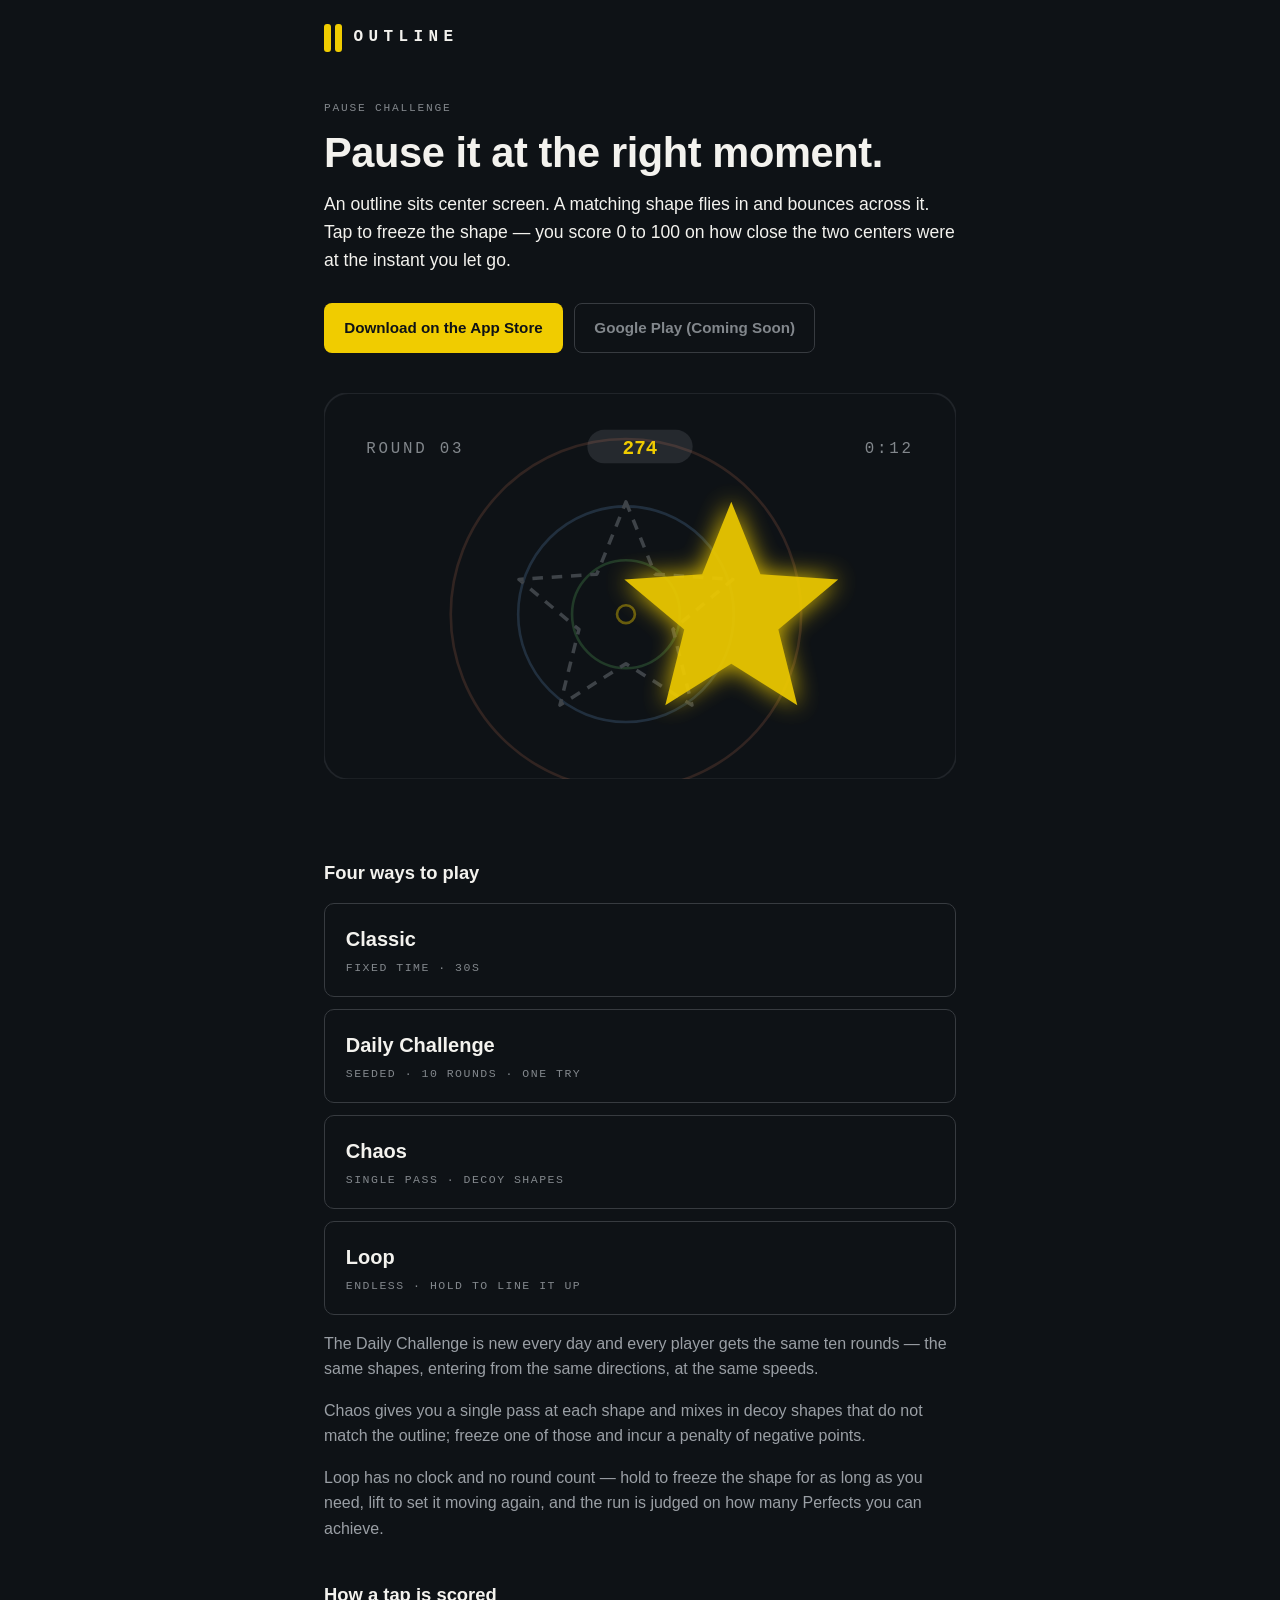
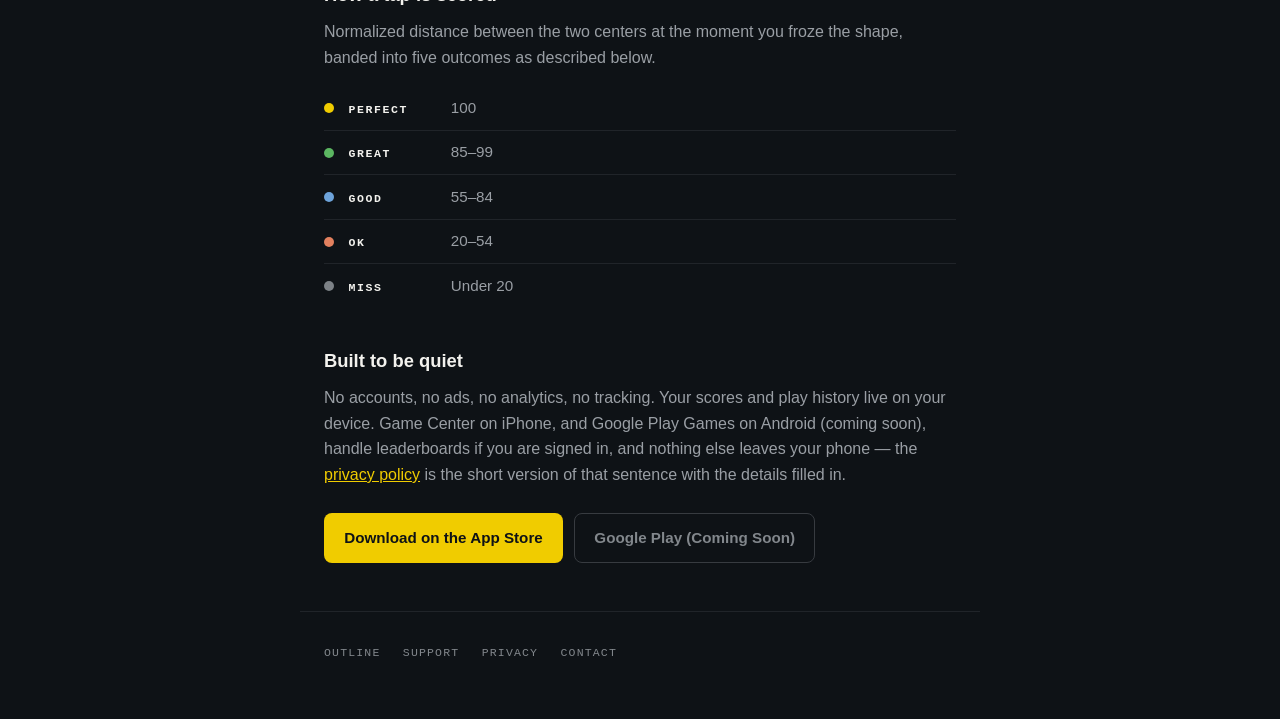
<file: index.html>
<!DOCTYPE html>
<html lang="en">
<head>
<meta charset="utf-8">
<meta name="viewport" content="width=device-width, initial-scale=1">
<title>Outline — a pause challenge for iPhone and Android</title>
<meta name="description" content="An outline sits center screen. A matching shape flies across it. Tap to freeze it at the moment of best alignment.">
<!-- The Smart App Banner, and the only way a web page can offer an App Clip:
     Safari renders it itself, and there is no link or button we could put in
     the page to do the same job. app-id stays alongside the clip's bundle id
     as the fallback — it is what anyone on an older system, or on a device
     where the clip cannot run, is offered instead. app-clip-display=card asks
     Safari for the full App Clip card rather than the thin banner, which is
     easy to miss; it is one tap to dismiss. Safari shows the clip half only
     because the clip is published and outline-game.pages.dev serves
     /.well-known/apple-app-site-association naming it. -->
<meta name="apple-itunes-app" content="app-id=6803614824, app-clip-bundle-id=com.jeffalcock.outline.Clip, app-clip-display=card">
<link rel="icon" href="assets/mark.svg">
<link rel="stylesheet" href="assets/site.css">
<style>
  /* No bottom padding: the stage is the last thing in here, and main's own
     top padding is the whole gap to the next section. */
  .hero { max-width: var(--page); margin: 0 auto; padding: 3rem 1.5rem 0; }
  .hero h1 { font-size: 2.6rem; }
  .hero .lead { margin-bottom: 1.8rem; max-width: none; }

  /* The download ask, in the hero and again at the foot of main. Flex rather
     than a bare block so the button sizes to its text without picking up
     stray whitespace below it. */
  .cta { display: flex; flex-wrap: wrap; gap: 0.7rem; }
  /* Google Play's place in the download ask, held until the Play listing is
     public. A span, not a link: there is nowhere for it to go yet. When it
     does, it becomes an <a> to the listing and loses btn-soon. */
  .btn-soon { color: var(--label); cursor: default; }
  .btn-soon:hover { border-color: var(--line-strong); }
  .cta-end { margin-top: 1.6rem; }

  .stage { margin: 2.5rem 0 0; }
  .stage svg { width: 100%; height: auto; display: block; }

  .modes { display: grid; gap: 0.8rem; margin: 1rem 0 0; }
  .mode {
    border: 1px solid var(--line-strong); border-radius: 10px;
    padding: 1.15rem 1.3rem;
  }
  .mode h3 { margin: 0 0 0.25rem; font-size: 1.25rem; font-weight: 600; }
  .mode p { margin: 0; font-family: var(--mono); font-size: 0.72rem;
            letter-spacing: 0.13em; text-transform: uppercase; color: var(--label); }

  .zones { display: grid; gap: 0; margin: 1rem 0 0; }
  .zone {
    display: flex; align-items: baseline; gap: 0.9rem;
    padding: 0.6rem 0; border-bottom: 1px solid var(--line);
  }
  .zone:last-child { border-bottom: 0; }
  .zone b {
    font-family: var(--mono); font-size: 0.72rem; letter-spacing: 0.14em;
    width: 5.5rem; flex: none;
  }
  .zone span { color: var(--text-2); font-size: 0.95rem; }
  .zone i {
    width: 10px; height: 10px; border-radius: 50%; flex: none;
    align-self: center;
  }
</style>
</head>
<body>

<div class="masthead">
  <a class="home" href="./">
    <span class="mark"><i></i><i></i></span>
    <span class="wordmark">OUTLINE</span>
  </a>
</div>

<section class="hero">
  <p class="label">Pause Challenge</p>
  <h1>Pause it at the right moment.</h1>
  <p class="lead">
    An outline sits center screen. A matching shape flies in and bounces across
    it. Tap to freeze the shape — you score 0 to 100 on how close the two centers
    were at the instant you let go.
  </p>

  <div class="cta">
    <a class="btn btn-fill" href="https://apps.apple.com/us/app/outline-pause-challenge-game/id6803614824">Download on the App&nbsp;Store</a>
    <span class="btn btn-quiet btn-soon" aria-disabled="true">Google&nbsp;Play (Coming&nbsp;Soon)</span>
  </div>

  <div class="stage">
    <svg viewBox="0 0 360 220" role="img" aria-label="A dashed star outline center screen with a solid yellow star passing across it.">
      <defs>
        <clipPath id="panel">
          <rect width="360" height="220" rx="14"/>
        </clipPath>
        <filter id="glow" x="-60%" y="-60%" width="220%" height="220%">
          <feGaussianBlur stdDeviation="7" result="b"/>
          <feMerge><feMergeNode in="b"/><feMergeNode in="SourceGraphic"/></feMerge>
        </filter>
      </defs>

      <rect width="360" height="220" rx="14" fill="#0E1216" stroke="#202429"/>

      <!-- HUD: the readouts that sit above the playfield in the app -->
      <text x="24" y="34" fill="#82878C" font-family="ui-monospace, SF Mono, Menlo, monospace"
            font-size="9" letter-spacing="1.6">ROUND 03</text>
      <rect x="150" y="21" width="60" height="19" rx="9.5" fill="#25292E"/>
      <text x="180" y="34.5" fill="#F0CC00" text-anchor="middle"
            font-family="ui-monospace, SF Mono, Menlo, monospace" font-size="11"
            font-weight="600">274</text>
      <text x="336" y="34" fill="#82878C" text-anchor="end"
            font-family="ui-monospace, SF Mono, Menlo, monospace" font-size="9"
            letter-spacing="1.6">0:12</text>

      <!-- Scoring bands, drawn where ScoreCurve actually puts them: its radius
           fractions (0.04 / 0.24 / 0.48 / 0.78) times this shape's size of 128,
           each in its own zone colour. Kept very faint — they are the reason the
           picture is legible, not something to look at. -->
      <g clip-path="url(#panel)" fill="none" stroke-width="1.5">
        <circle cx="172" cy="126" r="99.8" stroke="#E2805E" opacity="0.16"/>
        <circle cx="172" cy="126" r="61.4" stroke="#6DA3DA" opacity="0.2"/>
        <circle cx="172" cy="126" r="30.7" stroke="#5BB661" opacity="0.24"/>
        <circle cx="172" cy="126" r="5.1" stroke="#F0CC00" opacity="0.4"/>
      </g>

      <!-- The target outline -->
      <polygon points="172.0,62.0 188.6,103.2 232.9,106.2 198.8,134.7 209.6,177.8 172.0,154.2 134.4,177.8 145.2,134.7 111.1,106.2 155.4,103.2"
               fill="none" stroke="#3E4348" stroke-width="2" stroke-dasharray="6 5"
               stroke-linejoin="round"/>

      <!-- The shape mid-pass, a little off center — the moment before the tap -->
      <polygon points="232.0,62.0 248.6,103.2 292.9,106.2 258.8,134.7 269.6,177.8 232.0,154.2 194.4,177.8 205.2,134.7 171.1,106.2 215.4,103.2"
               fill="#F0CC00" opacity="0.92" filter="url(#glow)" stroke-linejoin="round"/>
    </svg>
  </div>
</section>

<main>

  <h2>Four ways to play</h2>
  <div class="modes">
    <div class="mode">
      <h3>Classic</h3>
      <p>Fixed time · 30s</p>
    </div>
    <div class="mode">
      <h3>Daily Challenge</h3>
      <p>Seeded · 10 rounds · one try</p>
    </div>
    <div class="mode">
      <h3>Chaos</h3>
      <p>Single Pass · decoy shapes</p>
    </div>
    <div class="mode">
      <h3>Loop</h3>
      <p>Endless · hold to line it up</p>
    </div>
  </div>
  <p style="margin-top:1rem">
    The Daily Challenge is new every day and every player gets the same ten
    rounds — the same shapes, entering from the same directions, at the same
    speeds.
  </p>
  <p>
    Chaos gives you a single pass at each shape and mixes in decoy shapes
    that do not match the outline; freeze one of those and incur a penalty of
    negative points.
  </p>
  <p>
    Loop has no clock and no round count — hold to freeze the shape for as long
    as you need, lift to set it moving again, and the run is judged on how many
    Perfects you can achieve.
  </p>

  <h2>How a tap is scored</h2>
  <p>
    Normalized distance between the two centers at the moment you froze the
    shape, banded into five outcomes as described below.
  </p>
  <div class="zones">
    <div class="zone"><i style="background:var(--perfect)"></i><b>PERFECT</b><span>100</span></div>
    <div class="zone"><i style="background:var(--great)"></i><b>GREAT</b><span>85–99</span></div>
    <div class="zone"><i style="background:var(--good)"></i><b>GOOD</b><span>55–84</span></div>
    <div class="zone"><i style="background:var(--ok)"></i><b>OK</b><span>20–54</span></div>
    <div class="zone"><i style="background:var(--miss)"></i><b>MISS</b><span>Under 20</span></div>
  </div>

  <h2>Built to be quiet</h2>
  <p>
    No accounts, no ads, no analytics, no tracking. Your scores and play history
    live on your device. Game Center on iPhone, and Google Play Games on Android
    (coming soon), handle leaderboards if you are signed in, and nothing else
    leaves your phone — the
    <a href="privacy/">privacy policy</a> is the short version of that sentence
    with the details filled in.
  </p>

  <div class="cta cta-end">
    <a class="btn btn-fill" href="https://apps.apple.com/us/app/outline-pause-challenge-game/id6803614824">Download on the App&nbsp;Store</a>
    <span class="btn btn-quiet btn-soon" aria-disabled="true">Google&nbsp;Play (Coming&nbsp;Soon)</span>
  </div>

</main>

<footer>
  <span>Outline</span>
  <a href="support/">Support</a>
  <a href="privacy/">Privacy</a>
  <a href="mailto:alcock.jc@gmail.com">Contact</a>
</footer>

</body>
</html>
</file>
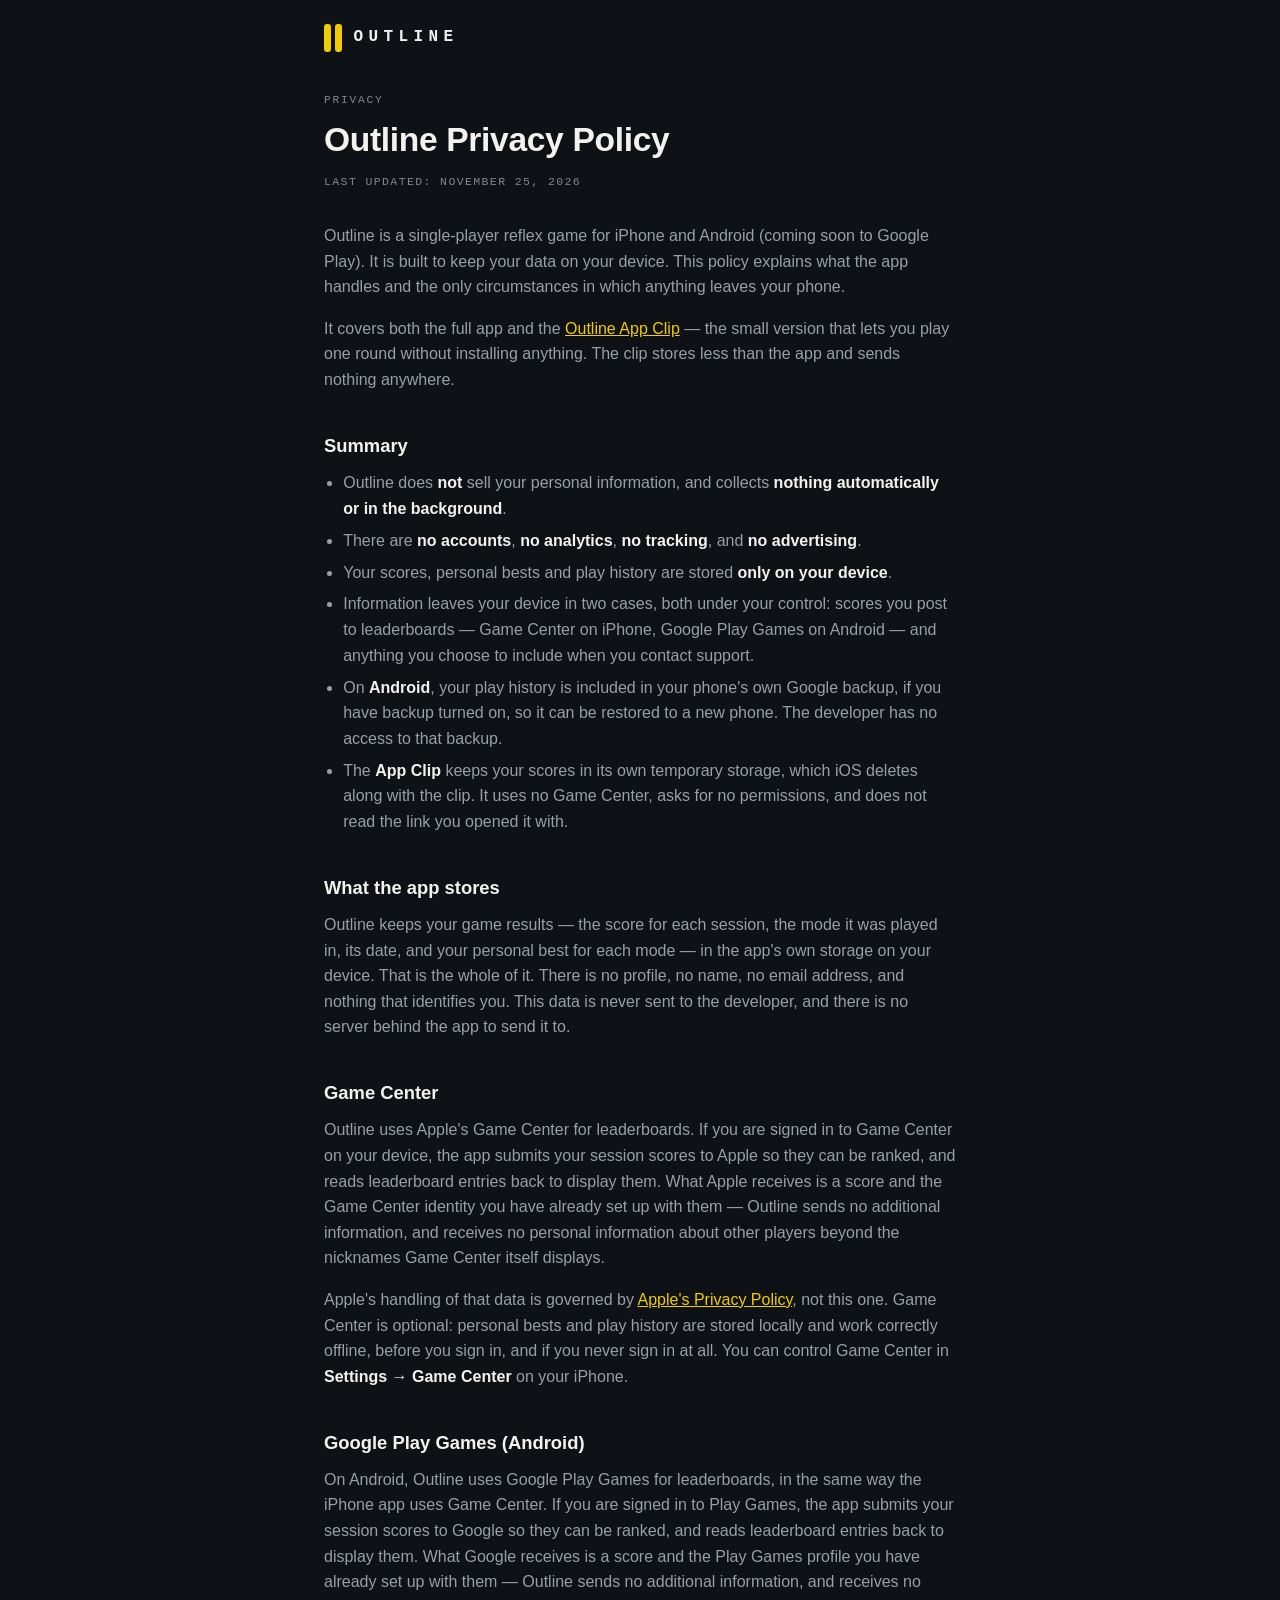
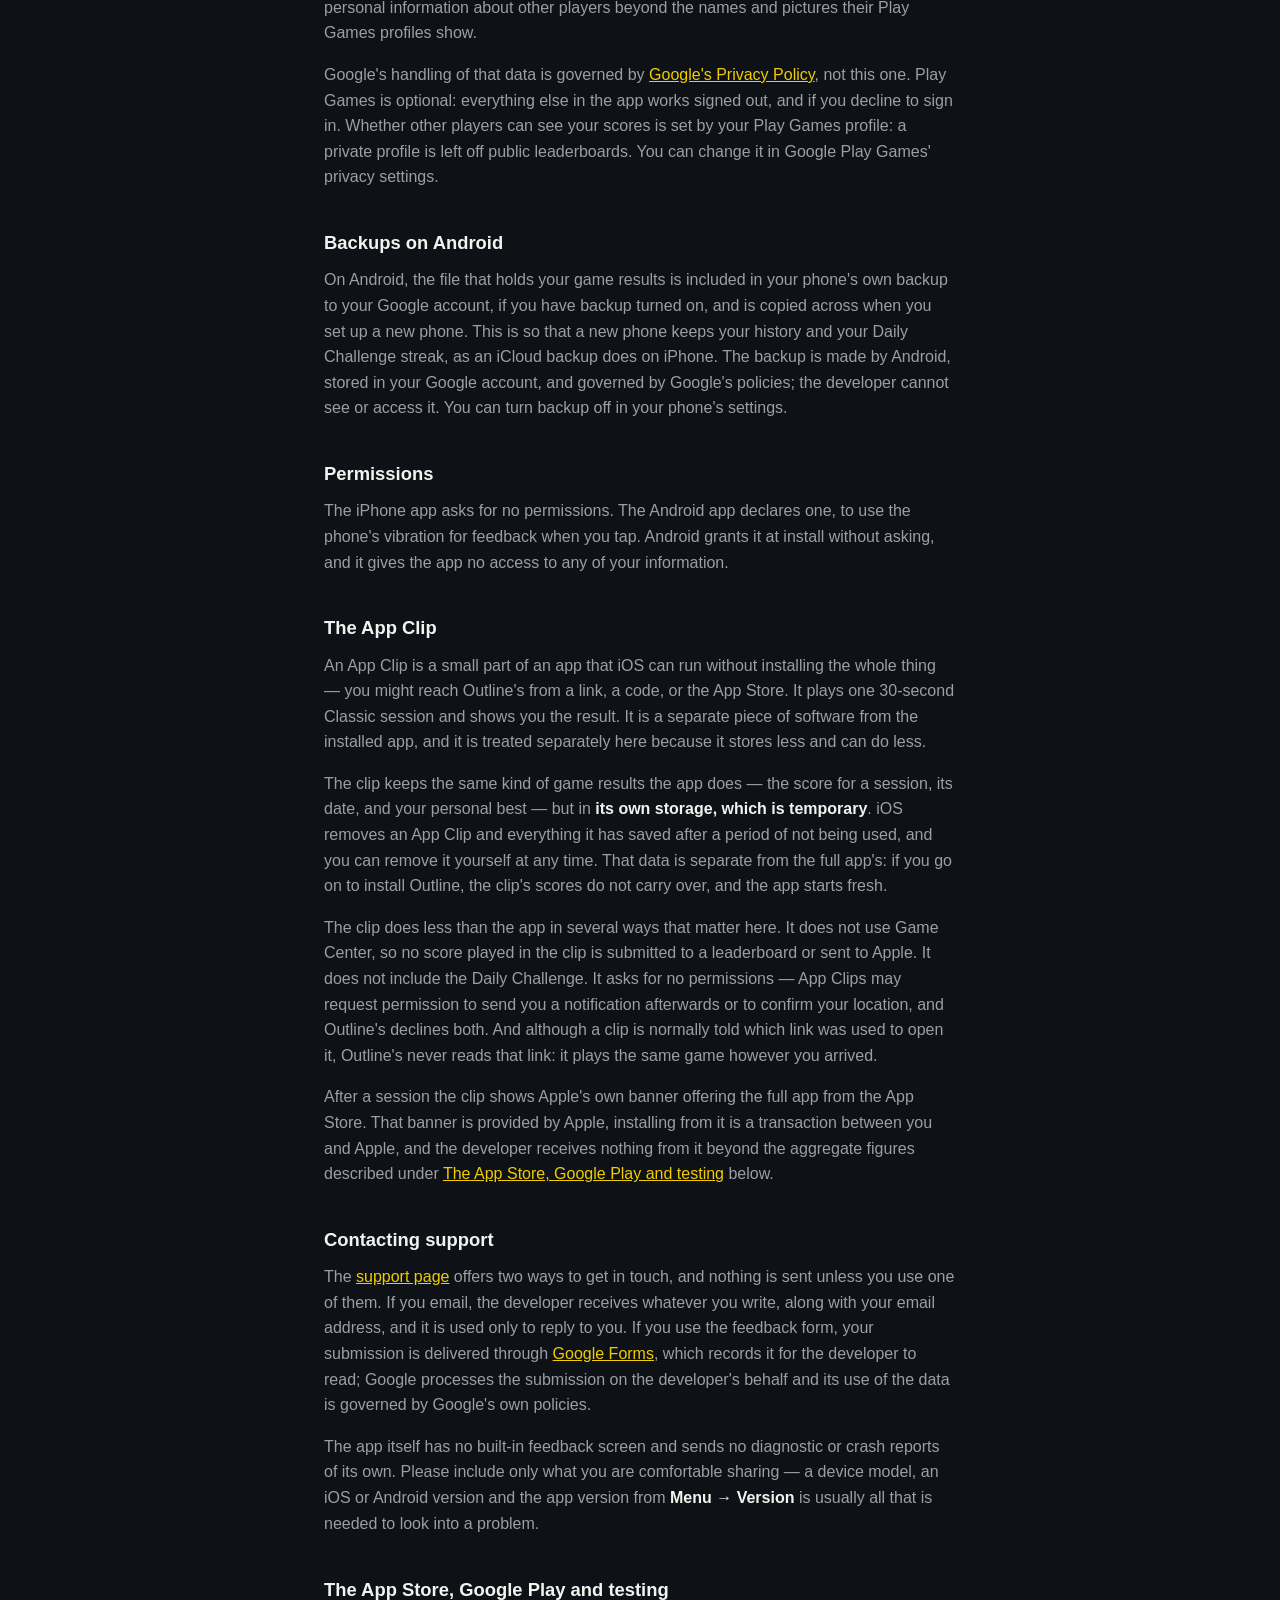
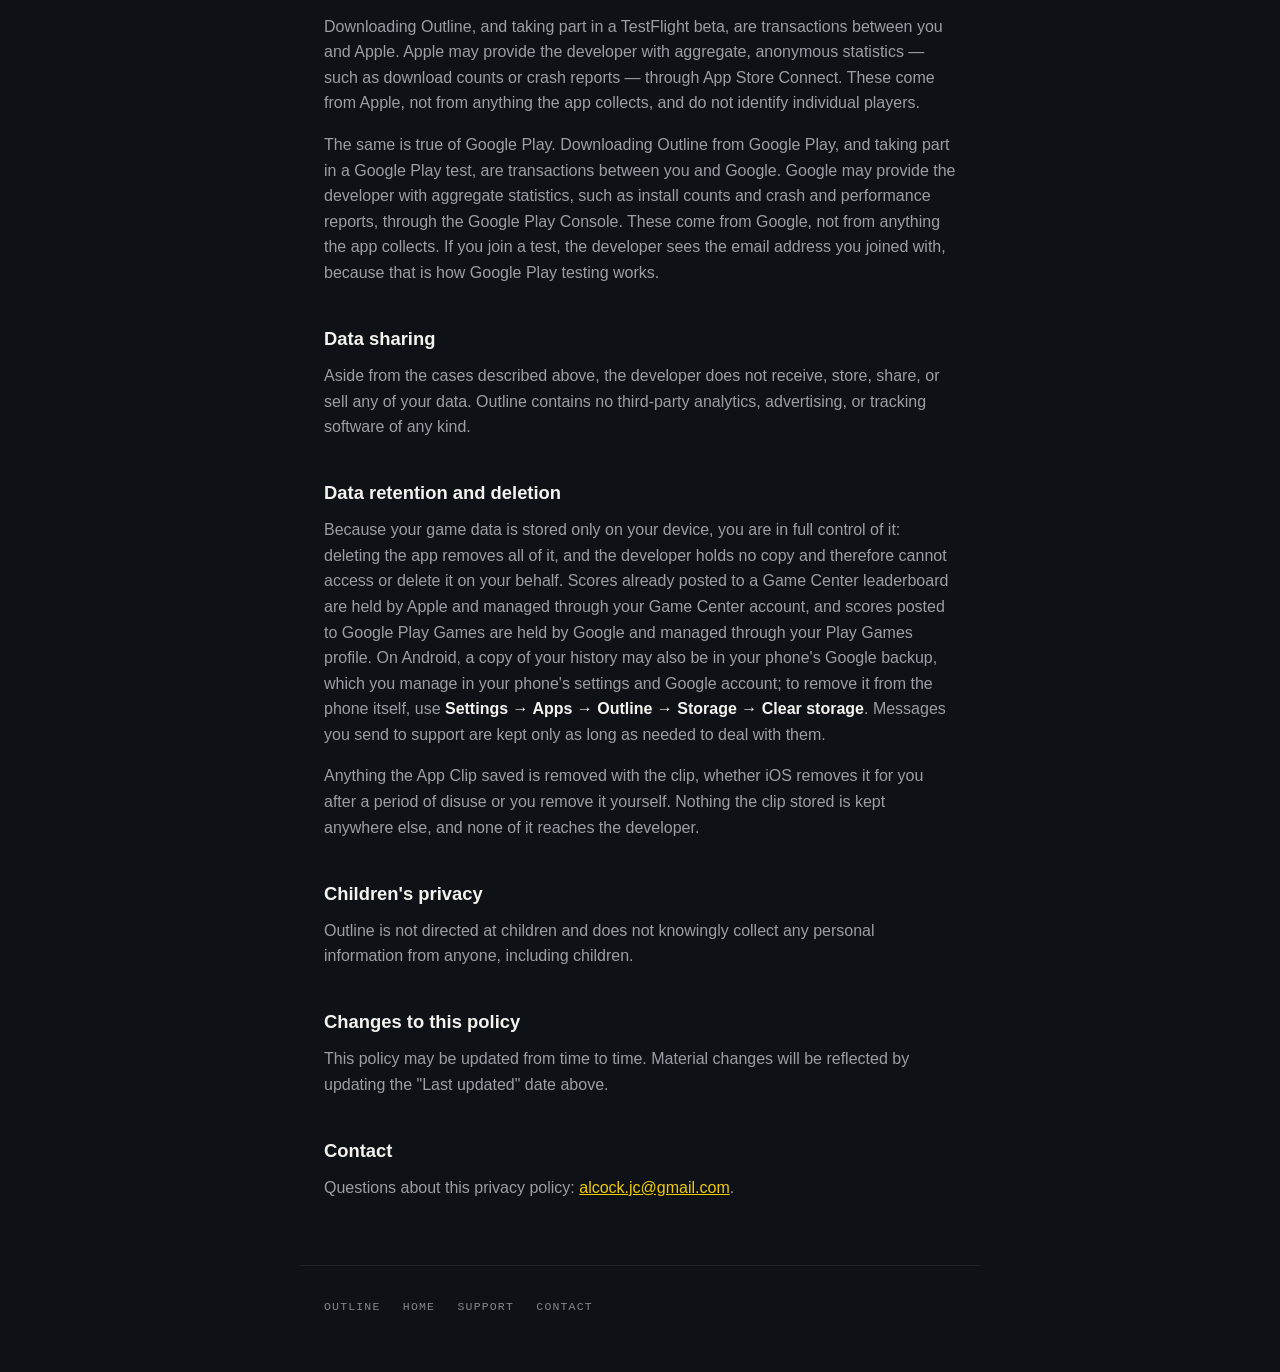
<file: privacy/index.html>
<!DOCTYPE html>
<html lang="en">
<head>
<meta charset="utf-8">
<meta name="viewport" content="width=device-width, initial-scale=1">
<title>Privacy Policy — Outline</title>
<meta name="description" content="Outline's privacy policy, for iPhone and Android: no accounts, no analytics, no tracking, no advertising. Your data stays on your device.">
<link rel="icon" href="../assets/mark.svg">
<link rel="stylesheet" href="../assets/site.css">
<style>
  main p, main li { color: var(--text-2); }
  .meta {
    font-family: var(--mono); font-size: 0.72rem; letter-spacing: 0.12em;
    text-transform: uppercase; color: var(--label); margin: 0 0 2rem;
  }
  ul { padding-left: 1.2rem; margin: 0 0 1rem; }
  li { margin: 0.4rem 0; }
  strong { color: var(--text); font-weight: 600; }
</style>
</head>
<body>

<div class="masthead">
  <a class="home" href="../">
    <span class="mark"><i></i><i></i></span>
    <span class="wordmark">OUTLINE</span>
  </a>
</div>

<main>
  <p class="label">Privacy</p>
  <h1>Outline Privacy Policy</h1>
  <p class="meta">Last updated: November 25, 2026</p>

  <p>
    Outline is a single-player reflex game for iPhone and Android (coming soon
    to Google Play). It is built to keep your data on your device. This policy
    explains what the app handles and the only circumstances in which anything
    leaves your phone.
  </p>
  <p>
    It covers both the full app and the <a href="#app-clip">Outline App Clip</a>
    — the small version that lets you play one round without installing
    anything. The clip stores less than the app and sends nothing anywhere.
  </p>

  <h2>Summary</h2>
  <ul>
    <li>Outline does <strong>not</strong> sell your personal information, and collects <strong>nothing automatically or in the background</strong>.</li>
    <li>There are <strong>no accounts</strong>, <strong>no analytics</strong>, <strong>no tracking</strong>, and <strong>no advertising</strong>.</li>
    <li>Your scores, personal bests and play history are stored <strong>only on your device</strong>.</li>
    <li>Information leaves your device in two cases, both under your control: scores you post to leaderboards — Game Center on iPhone, Google Play Games on Android — and anything you choose to include when you contact support.</li>
    <li>On <strong>Android</strong>, your play history is included in your phone's own Google backup, if you have backup turned on, so it can be restored to a new phone. The developer has no access to that backup.</li>
    <li>The <strong>App Clip</strong> keeps your scores in its own temporary storage, which iOS deletes along with the clip. It uses no Game Center, asks for no permissions, and does not read the link you opened it with.</li>
  </ul>

  <h2>What the app stores</h2>
  <p>
    Outline keeps your game results — the score for each session, the mode it was
    played in, its date, and your personal best for each mode — in the app's own
    storage on your device. That is the whole of it. There is no profile, no name,
    no email address, and nothing that identifies you. This data is never sent to
    the developer, and there is no server behind the app to send it to.
  </p>

  <h2>Game Center</h2>
  <p>
    Outline uses Apple's Game Center for leaderboards. If you are signed in to
    Game Center on your device, the app submits your session scores to Apple so
    they can be ranked, and reads leaderboard entries back to display them. What
    Apple receives is a score and the Game Center identity you have already set up
    with them — Outline sends no additional information, and receives no personal
    information about other players beyond the nicknames Game Center itself
    displays.
  </p>
  <p>
    Apple's handling of that data is governed by
    <a href="https://www.apple.com/legal/privacy/" rel="noopener">Apple's Privacy
    Policy</a>, not this one. Game Center is optional: personal bests and play
    history are stored locally and work correctly offline, before you sign in, and
    if you never sign in at all. You can control Game Center in
    <strong>Settings → Game Center</strong> on your iPhone.
  </p>

  <h2 id="play-games">Google Play Games (Android)</h2>
  <p>
    On Android, Outline uses Google Play Games for leaderboards, in the same way
    the iPhone app uses Game Center. If you are signed in to Play Games, the app
    submits your session scores to Google so they can be ranked, and reads
    leaderboard entries back to display them. What Google receives is a score
    and the Play Games profile you have already set up with them — Outline sends
    no additional information, and receives no personal information about other
    players beyond the names and pictures their Play Games profiles show.
  </p>
  <p>
    Google's handling of that data is governed by
    <a href="https://policies.google.com/privacy" rel="noopener">Google's Privacy
    Policy</a>, not this one. Play Games is optional: everything else in the app
    works signed out, and if you decline to sign in. Whether other players can
    see your scores is set by your Play Games profile: a private profile is left
    off public leaderboards. You can change it in Google Play Games' privacy
    settings.
  </p>

  <h2 id="android-backup">Backups on Android</h2>
  <p>
    On Android, the file that holds your game results is included in your
    phone's own backup to your Google account, if you have backup turned on, and
    is copied across when you set up a new phone. This is so that a new phone
    keeps your history and your Daily Challenge streak, as an iCloud backup does
    on iPhone. The backup is made by Android, stored in your Google account, and
    governed by Google's policies; the developer cannot see or access it. You
    can turn backup off in your phone's settings.
  </p>

  <h2>Permissions</h2>
  <p>
    The iPhone app asks for no permissions. The Android app declares one, to
    use the phone's vibration for feedback when you tap. Android grants it at
    install without asking, and it gives the app no access to any of your
    information.
  </p>

  <h2 id="app-clip">The App Clip</h2>
  <p>
    An App Clip is a small part of an app that iOS can run without installing
    the whole thing — you might reach Outline's from a link, a code, or the
    App Store. It plays one 30-second Classic session and shows you the result.
    It is a separate piece of software from the installed app, and it is treated
    separately here because it stores less and can do less.
  </p>
  <p>
    The clip keeps the same kind of game results the app does — the score for a
    session, its date, and your personal best — but in <strong>its own storage,
    which is temporary</strong>. iOS removes an App Clip and everything it has
    saved after a period of not being used, and you can remove it yourself at any
    time. That data is separate from the full app's: if you go on to install
    Outline, the clip's scores do not carry over, and the app starts fresh.
  </p>
  <p>
    The clip does less than the app in several ways that matter here. It does not
    use Game Center, so no score played in the clip is submitted to a leaderboard
    or sent to Apple. It does not include the Daily Challenge. It asks for no
    permissions — App Clips may request permission to send you a notification
    afterwards or to confirm your location, and Outline's declines both. And
    although a clip is normally told which link was used to open it, Outline's
    never reads that link: it plays the same game however you arrived.
  </p>
  <p>
    After a session the clip shows Apple's own banner offering the full app from
    the App Store. That banner is provided by Apple, installing from it is a
    transaction between you and Apple, and the developer receives nothing from it
    beyond the aggregate figures described under
    <a href="#app-store">The App Store, Google Play and testing</a> below.
  </p>

  <h2>Contacting support</h2>
  <p>
    The <a href="../support/">support page</a> offers two ways to get in touch,
    and nothing is sent unless you use one of them. If you email, the developer
    receives whatever you write, along with your email address, and it is used
    only to reply to you. If you use the feedback form, your submission is
    delivered through <a href="https://policies.google.com/privacy" rel="noopener">Google
    Forms</a>, which records it for the developer to read; Google processes the
    submission on the developer's behalf and its use of the data is governed by
    Google's own policies.
  </p>
  <p>
    The app itself has no built-in feedback screen and sends no diagnostic or
    crash reports of its own. Please include only what you are comfortable
    sharing — a device model, an iOS or Android version and the app version from
    <strong>Menu → Version</strong> is usually all that is needed to look into a
    problem.
  </p>

  <h2 id="app-store">The App Store, Google Play and testing</h2>
  <p>
    Downloading Outline, and taking part in a TestFlight beta, are transactions
    between you and Apple. Apple may provide the developer with aggregate,
    anonymous statistics — such as download counts or crash reports — through App
    Store Connect. These come from Apple, not from anything the app collects, and
    do not identify individual players.
  </p>
  <p>
    The same is true of Google Play. Downloading Outline from Google Play, and
    taking part in a Google Play test, are transactions between you and Google.
    Google may provide the developer with aggregate statistics, such as install
    counts and crash and performance reports, through the Google Play Console.
    These come from Google, not from anything the app collects. If you join a
    test, the developer sees the email address you joined with, because that is
    how Google Play testing works.
  </p>

  <h2>Data sharing</h2>
  <p>
    Aside from the cases described above, the developer does not receive, store,
    share, or sell any of your data. Outline contains no third-party analytics,
    advertising, or tracking software of any kind.
  </p>

  <h2>Data retention and deletion</h2>
  <p>
    Because your game data is stored only on your device, you are in full control
    of it: deleting the app removes all of it, and the developer holds no copy and
    therefore cannot access or delete it on your behalf. Scores already posted to
    a Game Center leaderboard are held by Apple and managed through your Game
    Center account, and scores posted to Google Play Games are held by Google
    and managed through your Play Games profile. On Android, a copy of your
    history may also be in your phone's Google backup, which you manage in your
    phone's settings and Google account; to remove it from the phone itself,
    use <strong>Settings → Apps → Outline → Storage → Clear storage</strong>.
    Messages you send to support are kept only as long as needed
    to deal with them.
  </p>
  <p>
    Anything the App Clip saved is removed with the clip, whether iOS removes it
    for you after a period of disuse or you remove it yourself. Nothing the clip
    stored is kept anywhere else, and none of it reaches the developer.
  </p>

  <h2>Children's privacy</h2>
  <p>
    Outline is not directed at children and does not knowingly collect any
    personal information from anyone, including children.
  </p>

  <h2>Changes to this policy</h2>
  <p>
    This policy may be updated from time to time. Material changes will be
    reflected by updating the "Last updated" date above.
  </p>

  <h2>Contact</h2>
  <p>
    Questions about this privacy policy:
    <a href="mailto:alcock.jc@gmail.com">alcock.jc@gmail.com</a>.
  </p>
</main>

<footer>
  <span>Outline</span>
  <a href="../">Home</a>
  <a href="../support/">Support</a>
  <a href="mailto:alcock.jc@gmail.com">Contact</a>
</footer>

</body>
</html>
</file>
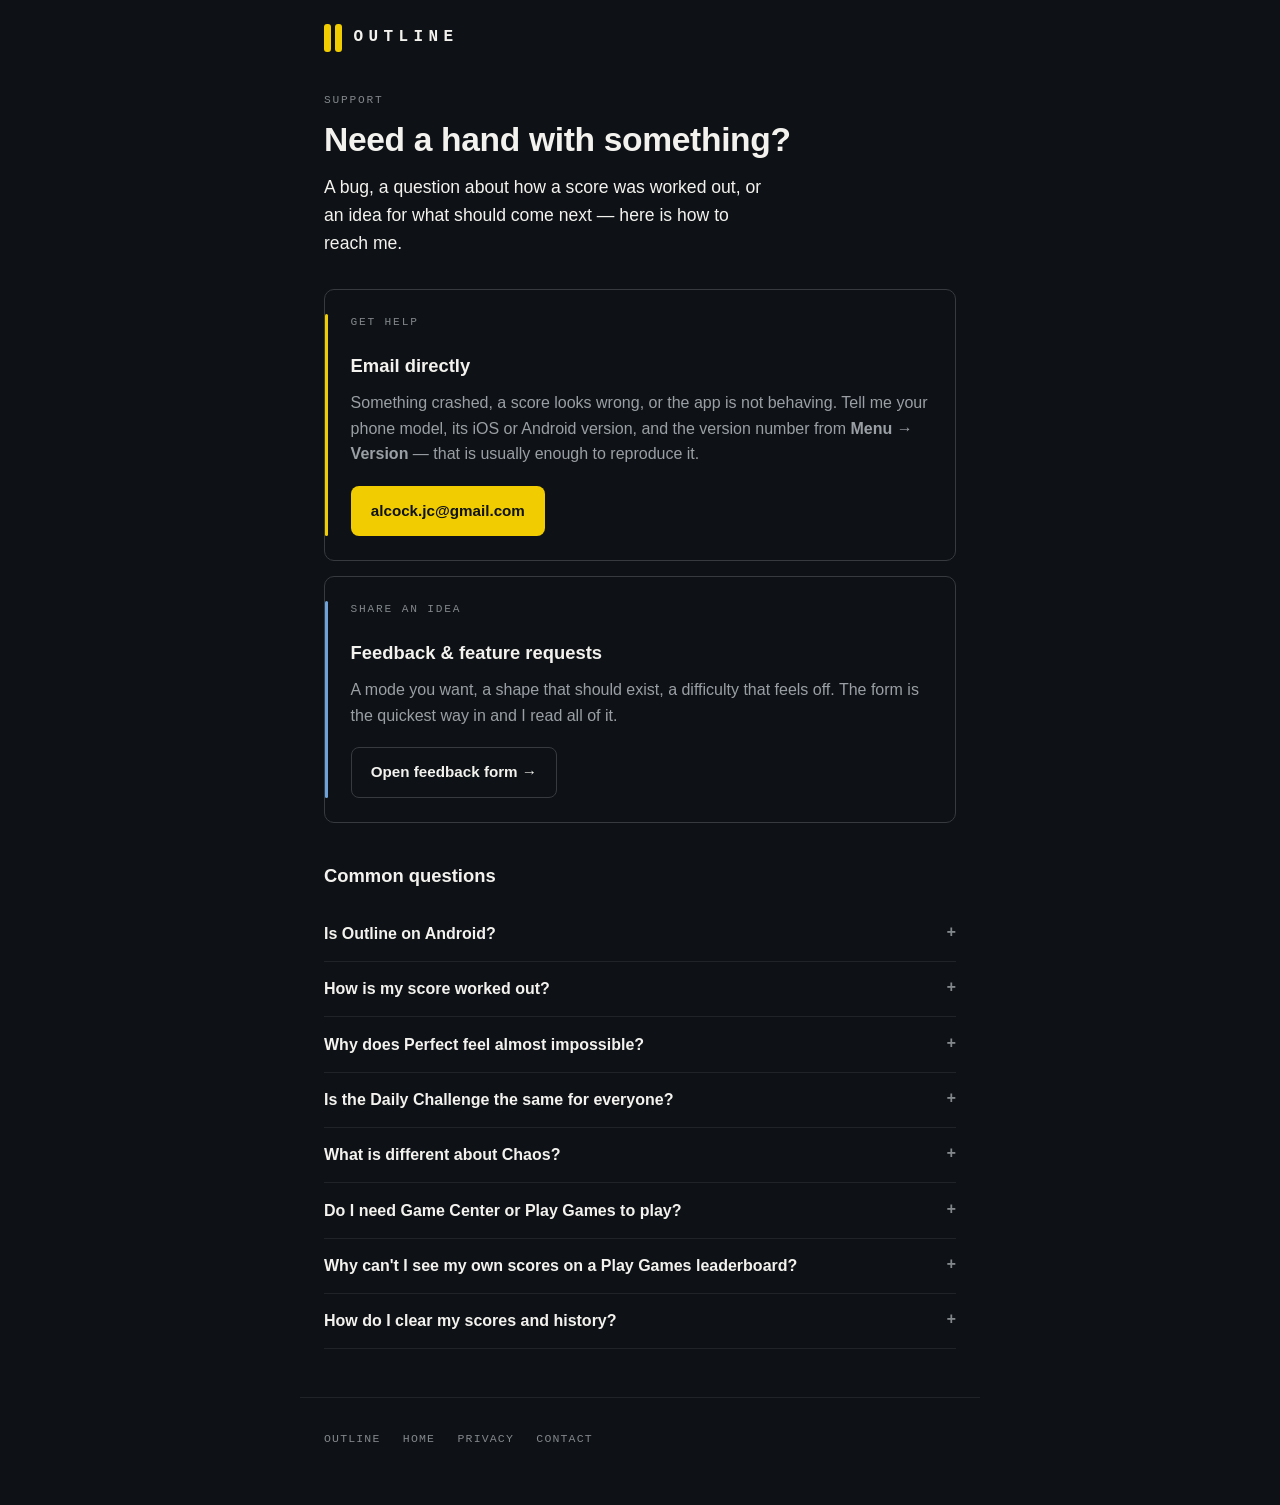
<file: support/index.html>
<!DOCTYPE html>
<html lang="en">
<head>
<meta charset="utf-8">
<meta name="viewport" content="width=device-width, initial-scale=1">
<title>Support — Outline</title>
<meta name="description" content="Get help with Outline: report a bug, ask a question, or send an idea.">
<link rel="icon" href="../assets/mark.svg">
<link rel="stylesheet" href="../assets/site.css">
<style>
  .cards { display: grid; gap: 0.9rem; margin: 2rem 0 0; }
  .card { position: relative; overflow: hidden; }
  .card::before {
    content: ""; position: absolute; left: 0; top: 1.5rem; bottom: 1.5rem;
    width: 3px; border-radius: 2px;
  }
  .card.help::before { background: var(--yellow); }
  .card.idea::before { background: var(--good); }
  .card p { margin-bottom: 1.2rem; }

  .faq { margin-top: 1rem; }
  .faq details {
    border-bottom: 1px solid var(--line);
    padding: 0.9rem 0;
  }
  .faq summary {
    cursor: pointer; font-weight: 600; color: var(--text);
    list-style: none; display: flex; justify-content: space-between; gap: 1rem;
  }
  .faq summary::-webkit-details-marker { display: none; }
  .faq summary::after { content: "+"; color: var(--label); font-family: var(--mono); }
  .faq details[open] summary::after { content: "–"; }
  .faq p { margin: 0.8rem 0 0; }
</style>
</head>
<body>

<div class="masthead">
  <a class="home" href="../">
    <span class="mark"><i></i><i></i></span>
    <span class="wordmark">OUTLINE</span>
  </a>
</div>

<main>
  <p class="label">Support</p>
  <h1>Need a hand with something?</h1>
  <p class="lead">
    A bug, a question about how a score was worked out, or an idea for what
    should come next — here is how to reach me.
  </p>

  <div class="cards">
    <div class="panel card help">
      <p class="label">Get help</p>
      <h2>Email directly</h2>
      <p>
        Something crashed, a score looks wrong, or the app is not behaving. Tell
        me your phone model, its iOS or Android version, and the version number
        from <strong>Menu → Version</strong> — that is usually enough to
        reproduce it.
      </p>
      <a class="btn btn-fill" href="mailto:alcock.jc@gmail.com?subject=Outline%20support">alcock.jc@gmail.com</a>
    </div>

    <div class="panel card idea">
      <p class="label">Share an idea</p>
      <h2>Feedback &amp; feature requests</h2>
      <p>
        A mode you want, a shape that should exist, a difficulty that feels off.
        The form is the quickest way in and I read all of it.
      </p>
      <a class="btn btn-quiet" href="https://forms.gle/3aU9ZnAmwT8JwQPE6" target="_blank" rel="noopener">Open feedback form →</a>
    </div>
  </div>

  <h2>Common questions</h2>
  <div class="faq">

    <details>
      <summary>Is Outline on Android?</summary>
      <p>
        Coming soon to Google Play. It is the same game as on iPhone, with the
        same four modes and the same scoring, and the Daily Challenge gives
        Android and iPhone players the same ten rounds on the same day. The
        leaderboards are separate: Game Center on iPhone, Google Play Games on
        Android.
      </p>
    </details>

    <details>
      <summary>How is my score worked out?</summary>
      <p>
        By distance, not by timing directly. When you tap, the game measures how
        far the moving shape's center was from the outline's center at that
        exact instant and turns it into 0–100: Perfect (100), Great (85–99),
        Good (55–84), OK (20–54), Miss (under 20). The ring burst you see is a
        true picture of where those bands are.
      </p>
    </details>

    <details>
      <summary>Why does Perfect feel almost impossible?</summary>
      <p>
        Because it is meant to be a bullseye rather than a better Great. At base
        speed the shape crosses the Perfect radius in roughly 25 milliseconds.
        The window also narrows as the speed ramps up through a session, so
        Perfect gets rarer the longer you last.
      </p>
    </details>

    <details>
      <summary>Is the Daily Challenge the same for everyone?</summary>
      <p>
        Yes. It is generated from the date, so every player on a given day gets
        the same ten rounds — the same shapes, entry directions and speeds.
      </p>
    </details>

    <details>
      <summary>What is different about Chaos?</summary>
      <p>
        Two things. Each shape gets a single pass across the screen rather than
        bouncing back and forth, so a missed window does not come round again;
        and some of the shapes that fly in do not match the outline. Freezing
        one of those is a penalty — points taken off rather than a low score.
      </p>
    </details>

    <details>
      <summary>Do I need Game Center or Play Games to play?</summary>
      <p>
        No. Personal bests and play history are stored on your device and work
        offline, signed in or not. Game Center on iPhone, and Google Play Games
        on Android, only add the leaderboards. The app never asks for a
        separate account.
      </p>
      <p>
        If sign-in is not working on iPhone, check
        <strong>Settings → Game Center</strong>. On Android, tap
        <strong>Play Games</strong> in the app's menu to sign in again, and
        check that Google Play Games is up to date in the Play Store.
      </p>
    </details>

    <details>
      <summary>Why can't I see my own scores on a Play Games leaderboard?</summary>
      <p>
        Most often because your Google Play Games profile is set to private.
        Your scores are still posted, but a private profile is left off every
        public list, including your own view of it. Turn off
        <strong>Make profile private</strong> in Play Games' privacy settings,
        and the scores you have already posted appear.
      </p>
    </details>

    <details>
      <summary>How do I clear my scores and history?</summary>
      <p>
        Everything Outline stores lives on your device with the app, so deleting
        the app removes all of it. Scores you have already posted to a Game
        Center leaderboard are held by Apple and managed through your Game Center
        account rather than by me.
      </p>
      <p>
        On Android, your history is also included in your phone's Google
        backup, so it comes back if you reinstall Outline or move to a new
        phone. To clear it for good, use <strong>Settings → Apps → Outline →
        Storage → Clear storage</strong> on the phone. Scores posted to Google
        Play Games are held by Google and managed through your Play Games
        profile.
      </p>
    </details>

  </div>
</main>

<footer>
  <span>Outline</span>
  <a href="../">Home</a>
  <a href="../privacy/">Privacy</a>
  <a href="mailto:alcock.jc@gmail.com">Contact</a>
</footer>

</body>
</html>
</file>
<file: assets/site.css>
/* Outline — site tokens.
   Colours are transcribed from Outline/Design/Palette.swift so the site and the
   app are one object. Keep them in step: the app is the source of truth. */

:root {
  color-scheme: dark;

  /* Surfaces */
  --ground: #0E1216;
  --surface: #25292E;

  /* Lines */
  --line: #202429;
  --line-strong: #373B40;
  --line-active: #51565B;
  --line-target: #3E4348;

  /* Text */
  --text: #F3F2EE;
  --text-2: #9A9FA5;
  --label: #82878C;

  /* Accent */
  --yellow: #F0CC00;
  --yellow-pressed: #C0A300;
  --on-yellow: #0E1216;

  /* Score zones */
  --perfect: #F0CC00;
  --great: #5BB661;
  --good: #6DA3DA;
  --ok: #E2805E;
  --miss: #7C8186;
  --penalty: #E04F6B;

  /* Type. SF Mono for anything that reads as an instrument, SF Pro for prose —
     the same split Typography.swift makes in the app. */
  --mono: ui-monospace, "SF Mono", SFMono-Regular, Menlo, monospace;
  --sans: -apple-system, BlinkMacSystemFont, "Segoe UI", Roboto, Helvetica, Arial, sans-serif;

  --page: 680px;
}

* { box-sizing: border-box; }

body {
  margin: 0;
  background: var(--ground);
  color: var(--text);
  font-family: var(--sans);
  font-size: 16px;
  line-height: 1.6;
  -webkit-font-smoothing: antialiased;
}

a { color: var(--yellow); }

/* ---- Header: the mark, the name, and a link back to the top level ---- */

.masthead {
  max-width: var(--page);
  margin: 0 auto;
  padding: 1.5rem 1.5rem 0;
  display: flex;
  align-items: center;
  gap: 0.7rem;
}

.masthead a.home {
  display: flex;
  align-items: center;
  gap: 0.7rem;
  text-decoration: none;
  color: inherit;
}

.wordmark {
  font-family: var(--mono);
  font-weight: 600;
  font-size: 1rem;
  letter-spacing: 0.34em;
  /* Tracking also adds a gap after the final letter; pull it back so the word
     sits optically square against the mark. Same fix Wordmark.swift makes. */
  margin-right: -0.34em;
  color: var(--text);
}

/* Two yellow bars — PauseMark, in ratios rather than numbers. */
.mark {
  display: inline-flex;
  gap: 0.17em;
  font-size: var(--mark-size, 28px);
}
.mark i {
  display: block;
  width: 0.24em;
  height: 1em;
  background: var(--yellow);
  border-radius: 0.108em; /* barWidth * 0.45 */
}

/* ---- Shared blocks ---- */

main {
  max-width: var(--page);
  margin: 0 auto;
  padding: 2.5rem 1.5rem 3rem;
}

.label {
  font-family: var(--mono);
  font-size: 0.7rem;
  font-weight: 500;
  letter-spacing: 0.16em;
  text-transform: uppercase;
  color: var(--label);
  margin: 0 0 0.7rem;
}

h1 {
  font-size: 2.1rem;
  line-height: 1.15;
  letter-spacing: -0.01em;
  font-weight: 600;
  margin: 0 0 0.8rem;
}

h2 {
  font-size: 1.15rem;
  font-weight: 600;
  margin: 2.4rem 0 0.6rem;
}

p { margin: 0 0 1rem; color: var(--text-2); }
p.lead { color: var(--text); font-size: 1.1rem; max-width: 46ch; }

.panel {
  border: 1px solid var(--line-strong);
  border-radius: 10px;
  background: transparent;
  padding: 1.5rem 1.6rem;
}

.panel h2 { margin-top: 0; }

.btn {
  display: inline-flex;
  align-items: center;
  gap: 0.5rem;
  text-decoration: none;
  font-family: var(--sans);
  font-weight: 600;
  font-size: 0.95rem;
  padding: 0.75rem 1.2rem;
  border-radius: 8px;
  border: 1.5px solid transparent;
}
.btn-fill { background: var(--yellow); color: var(--on-yellow); }
.btn-fill:hover { background: var(--yellow-pressed); }
.btn-quiet { color: var(--text); border-color: var(--line-strong); }
.btn-quiet:hover { border-color: var(--line-active); }

footer {
  max-width: var(--page);
  margin: 0 auto;
  padding: 2rem 1.5rem 3.5rem;
  border-top: 1px solid var(--line);
  font-family: var(--mono);
  font-size: 0.72rem;
  letter-spacing: 0.1em;
  text-transform: uppercase;
  color: var(--label);
  display: flex;
  flex-wrap: wrap;
  gap: 0.4rem 1.4rem;
}
footer a { color: var(--label); text-decoration: none; }
footer a:hover { color: var(--text-2); }

@media (max-width: 480px) {
  h1 { font-size: 1.7rem; }
}
</file>
